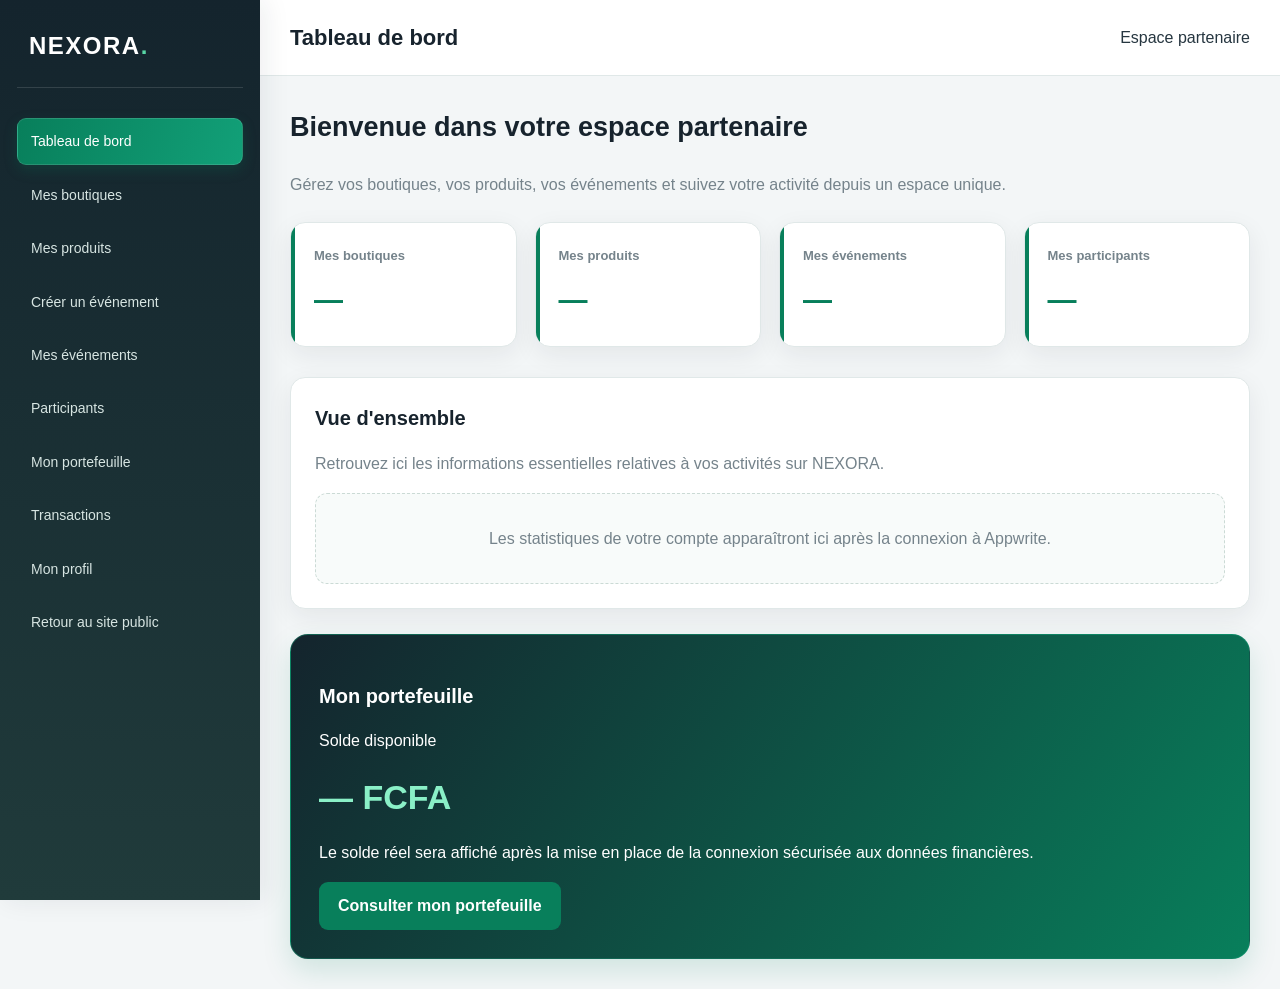
<file: partenaire.html>
<!DOCTYPE html><html lang="fr">
<head>
    <meta charset="UTF-8">
    <meta name="viewport" content="width=device-width, initial-scale=1.0">
    <meta name="theme-color" content="#14242d">
    <title>NEXORA — Espace partenaire</title>
    <link rel="stylesheet" href="./partenaire.css?v=3">
</head><body><div class="partner-layout"><!-- MENU LATÉRAL -->
<aside class="partner-sidebar" id="partnerSidebar">

    <div class="partner-logo">
        NEXORA<span>.</span>
    </div>

    <nav class="partner-menu" aria-label="Navigation partenaire">
        <button type="button" class="active" data-section="dashboard">
            Tableau de bord
        </button>

        <button type="button" data-section="shops">
            Mes boutiques
        </button>

        <button type="button" data-section="products">
            Mes produits
        </button>

        <button type="button" data-section="create-event">
            Créer un événement
        </button>

        <button type="button" data-section="events">
            Mes événements
        </button>

        <button type="button" data-section="participants">
            Participants
        </button>

        <button type="button" data-section="wallet">
            Mon portefeuille
        </button>

        <button type="button" data-section="transactions">
            Transactions
        </button>

        <button type="button" data-section="profile">
            Mon profil
        </button>

        <a href="index.html" class="partner-back-link">
            Retour au site public
        </a>
    </nav>

</aside>

<!-- CONTENU PRINCIPAL -->
<main class="partner-main">

    <header class="partner-topbar">
        <button
            type="button"
            class="partner-mobile-toggle"
            id="partnerMobileToggle"
            aria-label="Ouvrir le menu"
            aria-expanded="false"
        >☰</button>

        <h1 id="partnerPageTitle">Tableau de bord</h1>

        <div class="partner-account-label">
            Espace partenaire
        </div>
    </header>

    <div class="partner-content">

        <!-- 1. TABLEAU DE BORD -->
        <section class="partner-section active" id="section-dashboard">

            <h1>Bienvenue dans votre espace partenaire</h1>

            <p>
                Gérez vos boutiques, vos produits, vos événements
                et suivez votre activité depuis un espace unique.
            </p>

            <div class="partner-stats">

                <article class="partner-stat">
                    <h3>Mes boutiques</h3>
                    <p id="partnerTotalShops">—</p>
                </article>

                <article class="partner-stat">
                    <h3>Mes produits</h3>
                    <p id="partnerTotalProducts">—</p>
                </article>

                <article class="partner-stat">
                    <h3>Mes événements</h3>
                    <p id="partnerTotalEvents">—</p>
                </article>

                <article class="partner-stat">
                    <h3>Mes participants</h3>
                    <p id="partnerTotalParticipants">—</p>
                </article>

            </div>

            <div class="partner-panel">
                <h2>Vue d'ensemble</h2>
                <p>
                    Retrouvez ici les informations essentielles
                    relatives à vos activités sur NEXORA.
                </p>
                <div class="partner-placeholder">
                    Les statistiques de votre compte apparaîtront
                    ici après la connexion à Appwrite.
                </div>
            </div>

            <div class="partner-wallet">
                <h2>Mon portefeuille</h2>
                <p>Solde disponible</p>
                <div class="partner-wallet-amount">— FCFA</div>
                <p>
                    Le solde réel sera affiché après la mise en place
                    de la connexion sécurisée aux données financières.
                </p>
                <button
                    type="button"
                    class="partner-button"
                    data-section="wallet"
                >
                    Consulter mon portefeuille
                </button>
            </div>

        </section>

        <!-- 2. MES BOUTIQUES -->
        <section class="partner-section" id="section-shops">

            <h1>Mes boutiques</h1>
            <p>
                Créez et gérez les boutiques que vous exploitez
                sur la plateforme NEXORA.
            </p>

            <div class="partner-panel">
                <h2>Créer une boutique</h2>

                <form id="partnerShopForm">

                    <div class="partner-form-group">
                        <label for="partnerShopName">
                            Nom de la boutique
                        </label>
                        <input
                            type="text"
                            id="partnerShopName"
                            name="name"
                            placeholder="Ex. : Boutique Excellence"
                            required
                        >
                    </div>

                    <div class="partner-form-group">
                        <label for="partnerShopCategory">
                            Catégorie
                        </label>
                        <select
                            id="partnerShopCategory"
                            name="category"
                            required
                        >
                            <option value="">Choisir une catégorie</option>
                            <option value="mode">Mode et accessoires</option>
                            <option value="beaute">Beauté et bien-être</option>
                            <option value="electronique">Électronique</option>
                            <option value="alimentation">Alimentation</option>
                            <option value="services">Services</option>
                            <option value="autre">Autre</option>
                        </select>
                    </div>

                    <div class="partner-form-group">
                        <label for="partnerShopDescription">
                            Description
                        </label>
                        <textarea
                            id="partnerShopDescription"
                            name="description"
                            rows="4"
                            placeholder="Présentez votre boutique..."
                        ></textarea>
                    </div>

                    <button type="submit" class="partner-button">
                        Créer la boutique
                    </button>

                </form>
            </div>

            <div class="partner-panel">
                <h2>Liste de mes boutiques</h2>
                <div class="partner-placeholder">
                    Vos boutiques enregistrées apparaîtront ici.
                </div>
            </div>

        </section>

        <!-- 3. MES PRODUITS -->
        <section class="partner-section" id="section-products">

            <h1>Mes produits</h1>
            <p>
                Ajoutez vos produits et gérez votre catalogue commercial.
            </p>

            <div class="partner-panel">
                <h2>Ajouter un produit</h2>

                <form id="partnerProductForm">

                    <div class="partner-form-group">
                        <label for="partnerProductName">
                            Nom du produit
                        </label>
                        <input
                            type="text"
                            id="partnerProductName"
                            name="name"
                            placeholder="Nom du produit"
                            required
                        >
                    </div>

                    <div class="partner-form-group">
                        <label for="partnerProductCategory">
                            Catégorie
                        </label>
                        <input
                            type="text"
                            id="partnerProductCategory"
                            name="category"
                            placeholder="Catégorie du produit"
                            required
                        >
                    </div>

                    <div class="partner-form-group">
                        <label for="partnerProductPrice">
                            Prix en FCFA
                        </label>
                        <input
                            type="number"
                            id="partnerProductPrice"
                            name="price"
                            min="0"
                            step="1"
                            placeholder="Ex. : 15000"
                            required
                        >
                    </div>

                    <div class="partner-form-group">
                        <label for="partnerProductStock">
                            Quantité en stock
                        </label>
                        <input
                            type="number"
                            id="partnerProductStock"
                            name="stock"
                            min="0"
                            step="1"
                            placeholder="Quantité disponible"
                            required
                        >
                    </div>

                    <div class="partner-form-group">
                        <label for="partnerProductDescription">
                            Description
                        </label>
                        <textarea
                            id="partnerProductDescription"
                            name="description"
                            rows="4"
                            placeholder="Description du produit"
                        ></textarea>
                    </div>

                    <button type="submit" class="partner-button">
                        Enregistrer le produit
                    </button>

                </form>
            </div>

            <div class="partner-panel">
                <h2>Mon catalogue</h2>
                <div class="partner-placeholder">
                    Les produits enregistrés apparaîtront ici.
                </div>
            </div>

        </section>

        <!-- 4. CRÉER UN ÉVÉNEMENT -->
        <section class="partner-section" id="section-create-event">

            <h1>Créer un événement</h1>
            <p>
                Publiez un événement et préparez son organisation
                sur NEXORA.
            </p>

            <div class="partner-panel">

                <form id="partnerEventForm">

                    <div class="partner-form-group">
                        <label for="partnerEventName">
                            Nom de l'événement
                        </label>
                        <input
                            type="text"
                            id="partnerEventName"
                            name="name"
                            placeholder="Nom de l'événement"
                            required
                        >
                    </div>

                    <div class="partner-form-group">
                        <label for="partnerEventType">
                            Type d'événement
                        </label>
                        <select
                            id="partnerEventType"
                            name="type"
                            required
                        >
                            <option value="">Sélectionner un type</option>
                            <option value="vote">Vote</option>
                            <option value="billetterie">Vente de billets</option>
                            <option value="inscription">Inscriptions</option>
                            <option value="concours">Concours et candidatures</option>
                            <option value="conference">Conférence ou séminaire</option>
                            <option value="reservation">Réservations</option>
                            <option value="autre">Autre événement</option>
                        </select>
                    </div>

                    <div class="partner-form-group">
                        <label for="partnerEventDate">
                            Date de l'événement
                        </label>
                        <input
                            type="date"
                            id="partnerEventDate"
                            name="date"
                            required
                        >
                    </div>

                    <div class="partner-form-group">
                        <label for="partnerEventLocation">
                            Lieu de l'événement
                        </label>
                        <input
                            type="text"
                            id="partnerEventLocation"
                            name="location"
                            placeholder="Ville, salle ou adresse"
                            required
                        >
                    </div>

                    <div class="partner-form-group">
                        <label for="partnerEventPrice">
                            Prix d'entrée en FCFA
                        </label>
                        <input
                            type="number"
                            id="partnerEventPrice"
                            name="price"
                            min="0"
                            step="1"
                            value="0"
                            required
                        >
                    </div>

                    <div class="partner-form-group">
                        <label for="partnerEventDescription">
                            Description
                        </label>
                        <textarea
                            id="partnerEventDescription"
                            name="description"
                            rows="5"
                            placeholder="Présentez votre événement..."
                            required
                        ></textarea>
                    </div>

                    <button type="submit" class="partner-button">
                        Préparer la création
                    </button>

                </form>

                <p class="partner-note">
                    Après la connexion à Appwrite, vous pourrez
                    enregistrer votre événement puis configurer
                    ses billets, inscriptions, candidats ou votes
                    selon son type.
                </p>

            </div>

        </section>

        <!-- 5. MES ÉVÉNEMENTS -->
        <section class="partner-section" id="section-events">

            <h1>Mes événements</h1>
            <p>
                Retrouvez et gérez les événements associés à votre compte.
            </p>

            <div class="partner-panel">
                <h2>Événements publiés</h2>
                <div class="partner-placeholder">
                    Vos événements apparaîtront ici après connexion
                    à la base de données.
                </div>
            </div>

        </section>

        <!-- 6. PARTICIPANTS -->
        <section class="partner-section" id="section-participants">

            <h1>Participants</h1>
            <p>
                Consultez les participants inscrits à vos événements.
            </p>

            <div class="partner-panel">
                <h2>Liste des participants</h2>
                <div class="partner-placeholder">
                    Les participants seront affichés ici lorsque
                    les données seront reliées à Appwrite.
                </div>
            </div>

        </section>

        <!-- 7. PORTEFEUILLE -->
        <section class="partner-section" id="section-wallet">

            <h1>Mon portefeuille</h1>
            <p>
                Suivez vos revenus et consultez les opérations financières.
            </p>

            <div class="partner-wallet">
                <h2>Solde du portefeuille</h2>
                <p>Solde disponible</p>
                <div class="partner-wallet-amount">— FCFA</div>
                <p>
                    Le solde sera calculé à partir des transactions
                    vérifiées côté serveur.
                </p>
            </div>

            <div class="partner-panel">
                <h2>Demandes de retrait</h2>
                <p>
                    La procédure de retrait sera activée après la mise
                    en place du prestataire de paiement et des contrôles
                    de sécurité.
                </p>
                <div class="partner-placeholder">
                    Aucune opération financière affichée pour le moment.
                </div>
            </div>

        </section>

        <!-- 8. TRANSACTIONS -->
        <section class="partner-section" id="section-transactions">

            <h1>Transactions</h1>
            <p>
                Consultez l'historique de vos opérations financières.
            </p>

            <div class="partner-panel">
                <h2>Historique des transactions</h2>

                <div class="partner-table-wrapper">
                    <table class="partner-table">
                        <thead>
                            <tr>
                                <th>Référence</th>
                                <th>Opération</th>
                                <th>Montant</th>
                                <th>Statut</th>
                                <th>Date</th>
                            </tr>
                        </thead>
                        <tbody id="partnerTransactionsBody">
                            <tr>
                                <td colspan="5">
                                    Aucune transaction disponible.
                                </td>
                            </tr>
                        </tbody>
                    </table>
                </div>
            </div>

        </section>

        <!-- 9. PROFIL -->
        <section class="partner-section" id="section-profile">

            <h1>Mon profil</h1>
            <p>
                Consultez et complétez les informations de votre compte.
            </p>

            <div class="partner-panel">

                <form id="partnerProfileForm">

                    <div class="partner-form-group">
                        <label for="partnerFullName">
                            Nom complet ou raison sociale
                        </label>
                        <input
                            type="text"
                            id="partnerFullName"
                            name="name"
                            placeholder="Nom du partenaire"
                            required
                        >
                    </div>

                    <div class="partner-form-group">
                        <label for="partnerEmail">
                            Adresse e-mail
                        </label>
                        <input
                            type="email"
                            id="partnerEmail"
                            name="email"
                            placeholder="adresse@exemple.com"
                        >
                    </div>

                    <div class="partner-form-group">
                        <label for="partnerPhone">
                            Téléphone
                        </label>
                        <input
                            type="tel"
                            id="partnerPhone"
                            name="phone"
                            placeholder="Numéro de téléphone"
                        >
                    </div>

                    <div class="partner-form-group">
                        <label for="partnerAddress">
                            Adresse
                        </label>
                        <input
                            type="text"
                            id="partnerAddress"
                            name="address"
                            placeholder="Ville et adresse"
                        >
                    </div>

                    <button type="submit" class="partner-button">
                        Enregistrer les informations
                    </button>

                </form>

            </div>

        </section>

    </div>
</main>

</div><script>
"use strict";

document.addEventListener("DOMContentLoaded", function () {

    const sidebar = document.getElementById("partnerSidebar");
    const mobileToggle = document.getElementById("partnerMobileToggle");
    const pageTitle = document.getElementById("partnerPageTitle");

    const menuButtons = document.querySelectorAll(
        ".partner-menu button[data-section], button[data-section]"
    );

    const sections = document.querySelectorAll(".partner-section");

    const sectionTitles = {
        "dashboard": "Tableau de bord",
        "shops": "Mes boutiques",
        "products": "Mes produits",
        "create-event": "Créer un événement",
        "events": "Mes événements",
        "participants": "Participants",
        "wallet": "Mon portefeuille",
        "transactions": "Transactions",
        "profile": "Mon profil"
    };

    function openSection(sectionName) {
        const target = document.getElementById("section-" + sectionName);

        if (!target) {
            console.warn("Section introuvable :", sectionName);
            return;
        }

        sections.forEach(function (section) {
            section.classList.remove("active");
        });

        target.classList.add("active");

        document.querySelectorAll(".partner-menu button[data-section]")
            .forEach(function (button) {
                button.classList.toggle(
                    "active",
                    button.dataset.section === sectionName
                );
            });

        pageTitle.textContent =
            sectionTitles[sectionName] || "Espace partenaire";

        sidebar.classList.remove("open");
        mobileToggle.setAttribute("aria-expanded", "false");

        window.scrollTo({ top: 0, behavior: "smooth" });
    }

    menuButtons.forEach(function (button) {
        button.addEventListener("click", function () {
            openSection(button.dataset.section);
        });
    });

    mobileToggle.addEventListener("click", function () {
        const isOpen = sidebar.classList.toggle("open");
        mobileToggle.setAttribute("aria-expanded", String(isOpen));
    });

    document.addEventListener("click", function (event) {
        if (
            window.innerWidth <= 760 &&
            sidebar.classList.contains("open") &&
            !sidebar.contains(event.target) &&
            !mobileToggle.contains(event.target)
        ) {
            sidebar.classList.remove("open");
            mobileToggle.setAttribute("aria-expanded", "false");
        }
    });

    /*
     * Les formulaires ne sont pas encore connectés à Appwrite.
     * On empêche donc leur soumission silencieuse.
     */
    [
        "partnerShopForm",
        "partnerProductForm",
        "partnerEventForm",
        "partnerProfileForm"
    ].forEach(function (formId) {
        const form = document.getElementById(formId);

        form.addEventListener("submit", function (event) {
            event.preventDefault();

            alert(
                "L'interface est prête, mais l'enregistrement nécessite " +
                "la connexion sécurisée à Appwrite. Aucune donnée n'a été enregistrée."
            );
        });
    });

    console.log("NEXORA Partenaire : interface chargée.");

});
</script>
<script src="./partenaire.js"></script>
</body>
</html>
</file>
<file: partenaire.css>
/* ==========================================
NEXORA — ESPACE PARTENAIRE
Design premium : Émeraude, blanc et anthracite
========================================== */

:root {
--partner-green: #087f5b;
--partner-green-light: #12a078;
--partner-green-soft: #e5f6ef;
--partner-dark: #17232d;
--partner-dark-light: #263640;
--partner-white: #ffffff;
--partner-background: #f3f6f7;
--partner-text: #263640;
--partner-muted: #75838b;
--partner-border: #e0e8e8;
--partner-radius: 15px;
--partner-shadow: 0 8px 26px rgba(23, 35, 45, 0.07);
}

/* Base */

* {
  box-sizing: border-box;
  }

html {
scroll-behavior: smooth;
}

body {
margin: 0;
background: var(--partner-background);
color: var(--partner-text);
font-family: "Segoe UI", Arial, sans-serif;
line-height: 1.6;
}

button,
input,
select,
textarea {
font: inherit;
}

button {
cursor: pointer;
}

/* Structure du tableau de bord */

.partner-layout {
display: flex;
min-height: 100vh;
background: var(--partner-background);
}

.partner-sidebar {
width: 260px;
min-width: 260px;
height: 100vh;
padding: 27px 17px;
position: sticky;
top: 0;
overflow-y: auto;
z-index: 100;
color: var(--partner-white);
background: linear-gradient(
180deg,
#14242d 0%,
#203b3b 100%
);
box-shadow: 5px 0 25px rgba(23, 35, 45, 0.08);
}

.partner-logo {
margin: 0 0 30px;
padding: 0 12px 22px;
color: var(--partner-white);
border-bottom: 1px solid rgba(255, 255, 255, 0.13);
font-size: 24px;
font-weight: 800;
letter-spacing: 1.5px;
}

.partner-logo span {
color: #58d6a5;
}

/* Menu latéral */

.partner-sidebar nav,
.partner-menu {
display: flex;
flex-direction: column;
gap: 7px;
}

.partner-sidebar a,
.partner-sidebar button,
.partner-menu a,
.partner-menu button {
display: flex;
align-items: center;
width: 100%;
min-height: 44px;
padding: 11px 13px;
border: 1px solid transparent;
border-radius: 9px;
background: transparent;
color: #d7e5e2;
text-align: left;
text-decoration: none;
font-size: 14px;
font-weight: 500;
transition: background 0.2s ease, color 0.2s ease;
}

.partner-sidebar a:hover,
.partner-sidebar button:hover,
.partner-menu a:hover,
.partner-menu button:hover {
background: rgba(255, 255, 255, 0.09);
color: #ffffff;
}

.partner-sidebar a.active,
.partner-sidebar button.active,
.partner-menu a.active,
.partner-menu button.active {
background: linear-gradient(
110deg,
var(--partner-green),
var(--partner-green-light)
);
color: #ffffff;
border-color: rgba(255, 255, 255, 0.13);
box-shadow: 0 5px 14px rgba(8, 127, 91, 0.22);
}

/* Zone principale */

.partner-main {
flex: 1;
min-width: 0;
}

.partner-topbar {
min-height: 76px;
padding: 17px 30px;
display: flex;
align-items: center;
justify-content: space-between;
gap: 18px;
background: var(--partner-white);
border-bottom: 1px solid var(--partner-border);
}

.partner-topbar h1,
.partner-topbar h2 {
margin: 0;
color: var(--partner-dark);
font-size: 22px;
font-weight: 750;
}

.partner-content {
max-width: 1500px;
margin: 0 auto;
padding: 30px;
}

/* Sections */

.partner-section {
display: none;
animation: partnerFadeIn 0.25s ease;
}

.partner-section.active {
display: block;
}

@keyframes partnerFadeIn {
from {
opacity: 0;
transform: translateY(5px);
}
to {
opacity: 1;
transform: translateY(0);
}
}

/* Titres */

.partner-content h1,
.partner-content h2,
.partner-content h3 {
color: var(--partner-dark);
}

.partner-content h1 {
margin-top: 0;
font-size: 27px;
font-weight: 800;
}

.partner-content h2 {
font-size: 20px;
font-weight: 750;
}

.partner-content p {
color: var(--partner-muted);
}

/* Statistiques */

.partner-stats {
display: grid;
grid-template-columns: repeat(4, minmax(0, 1fr));
gap: 18px;
margin: 25px 0 30px;
}

.partner-stat {
position: relative;
overflow: hidden;
padding: 23px;
background: var(--partner-white);
border: 1px solid var(--partner-border);
border-radius: var(--partner-radius);
box-shadow: var(--partner-shadow);
transition: transform 0.2s ease, box-shadow 0.2s ease;
}

.partner-stat:hover {
transform: translateY(-3px);
box-shadow: 0 12px 28px rgba(23, 35, 45, 0.11);
}

.partner-stat::before {
content: "";
position: absolute;
top: 0;
left: 0;
width: 4px;
height: 100%;
background: var(--partner-green);
}

.partner-stat h3 {
margin: 0 0 10px;
color: var(--partner-muted);
font-size: 13px;
font-weight: 600;
}

.partner-stat p {
margin: 0;
color: var(--partner-green);
font-size: 29px;
font-weight: 800;
}

/* Panneaux */

.partner-panel {
margin-bottom: 25px;
padding: 24px;
background: var(--partner-white);
border: 1px solid var(--partner-border);
border-radius: var(--partner-radius);
box-shadow: var(--partner-shadow);
}

.partner-panel h2,
.partner-panel h3 {
margin-top: 0;
}

/* Portefeuille */

.partner-wallet {
padding: 28px;
color: #ffffff;
background: linear-gradient(
125deg,
#14242d,
#087f5b
);
border: 1px solid rgba(18, 160, 120, 0.4);
border-radius: 18px;
box-shadow: 0 12px 28px rgba(8, 127, 91, 0.15);
}

.partner-wallet h2,
.partner-wallet h3,
.partner-wallet p {
color: #ffffff;
}

.partner-wallet .partner-wallet-amount {
margin: 12px 0;
color: #8af0c7;
font-size: 34px;
font-weight: 800;
}

/* Boutons */

.partner-content .partner-button,
.partner-content button.partner-button {
display: inline-flex;
align-items: center;
justify-content: center;
gap: 8px;
min-height: 42px;
padding: 10px 18px;
border: 1px solid transparent;
border-radius: 9px;
background: var(--partner-green);
color: #ffffff;
font-weight: 700;
text-decoration: none;
transition: background 0.2s ease, transform 0.2s ease;
}

.partner-content .partner-button:hover {
background: #066649;
transform: translateY(-1px);
}

.partner-content .partner-button.secondary {
background: #ffffff;
color: var(--partner-dark);
border-color: var(--partner-border);
}

.partner-content .partner-button.secondary:hover {
background: var(--partner-green-soft);
border-color: #a5dfc8;
}

/* Formulaires */

.partner-panel label {
display: block;
margin-bottom: 7px;
color: var(--partner-dark);
font-size: 13px;
font-weight: 650;
}

.partner-panel input,
.partner-panel select,
.partner-panel textarea {
width: 100%;
padding: 12px 14px;
border: 1px solid #d5e0df;
border-radius: 9px;
background: #ffffff;
color: var(--partner-text);
outline: none;
transition: border-color 0.2s ease, box-shadow 0.2s ease;
}

.partner-panel input:focus,
.partner-panel select:focus,
.partner-panel textarea:focus {
border-color: var(--partner-green);
box-shadow: 0 0 0 3px rgba(8, 127, 91, 0.1);
}

.partner-panel input::placeholder,
.partner-panel textarea::placeholder {
color: #94a19f;
}

/* Tableaux */

.partner-table-wrapper {
width: 100%;
overflow-x: auto;
border: 1px solid var(--partner-border);
border-radius: 12px;
background: #ffffff;
}

.partner-table {
width: 100%;
border-collapse: collapse;
text-align: left;
}

.partner-table thead {
background: #edf7f2;
}

.partner-table th {
padding: 14px 16px;
color: #145c45;
font-size: 12px;
font-weight: 750;
text-transform: uppercase;
letter-spacing: 0.4px;
white-space: nowrap;
}

.partner-table td {
padding: 14px 16px;
border-top: 1px solid var(--partner-border);
color: var(--partner-text);
font-size: 14px;
}

.partner-table tbody tr:hover {
background: #f6fbf8;
}

/* Espaces sans contenu */

.partner-placeholder {
padding: 32px 20px;
border: 1px dashed #cbdad5;
border-radius: 12px;
background: #f8fbfa;
color: var(--partner-muted);
text-align: center;
}

/* Menu mobile */

.partner-mobile-toggle {
display: none;
align-items: center;
justify-content: center;
width: 43px;
height: 43px;
border: 1px solid var(--partner-border);
border-radius: 10px;
background: #ffffff;
color: var(--partner-dark);
font-size: 22px;
}

.partner-note {
padding: 14px 17px;
border-left: 4px solid var(--partner-green);
border-radius: 8px;
background: var(--partner-green-soft);
color: #205a48;
}

/* Tablettes */

@media (max-width: 1100px) {
.partner-sidebar {
width: 235px;
min-width: 235px;
}

.partner-stats {
    grid-template-columns: repeat(2, minmax(0, 1fr));
}

.partner-content {
    padding: 24px 20px;
}

}

/* Mobiles */

@media (max-width: 760px) {
.partner-layout {
display: block;
}

.partner-sidebar {
    position: fixed;
    top: 0;
    left: -280px;
    width: 260px;
    min-width: 260px;
    height: 100dvh;
    transition: left 0.25s ease;
}

.partner-sidebar.open {
    left: 0;
}

.partner-main {
    width: 100%;
}

.partner-topbar {
    min-height: 67px;
    padding: 13px 15px;
    gap: 12px;
}

.partner-topbar h1,
.partner-topbar h2 {
    font-size: 18px;
}

.partner-mobile-toggle {
    display: inline-flex;
    flex-shrink: 0;
}

.partner-content {
    padding: 20px 14px 30px;
}

.partner-content h1 {
    font-size: 23px;
}

.partner-stats {
    grid-template-columns: repeat(2, minmax(0, 1fr));
    gap: 12px;
}

.partner-stat {
    padding: 17px 13px;
}

.partner-stat p {
    font-size: 24px;
}

.partner-panel {
    padding: 18px 14px;
}

.partner-wallet {
    padding: 22px 18px;
}

.partner-wallet .partner-wallet-amount {
    font-size: 28px;
}

}

@media (max-width: 380px) {
.partner-stats {
grid-template-columns: 1fr;
}
}
</file>
